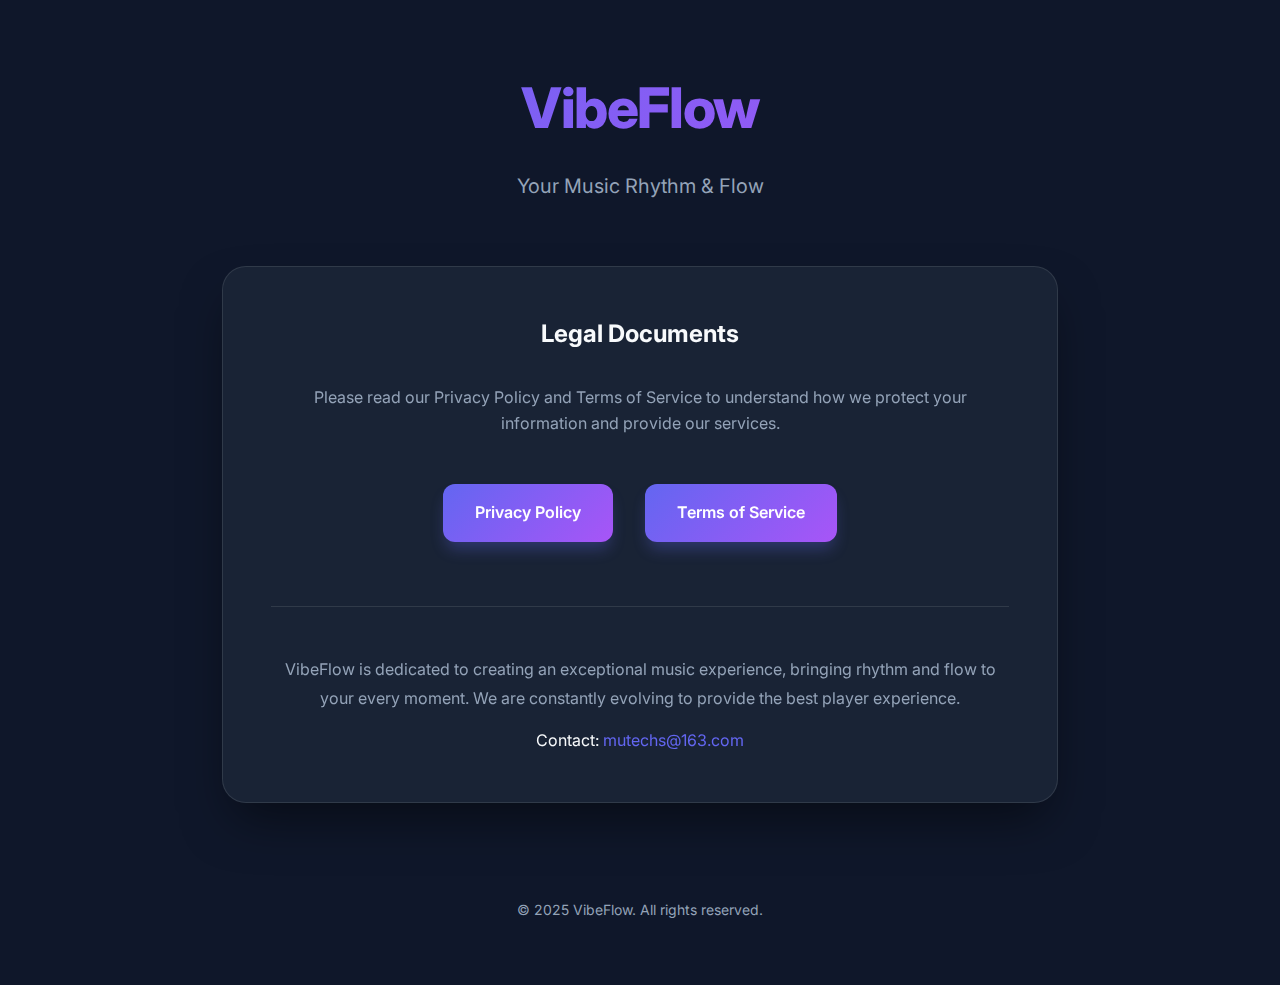
<file: index.html>
<!DOCTYPE html>
<html lang="en">

<head>
    <meta charset="UTF-8">
    <meta name="viewport" content="width=device-width, initial-scale=1.0">
    <title>VibeFlow - Legal Documents</title>
    <meta name="description" content="Privacy Policy and Terms of Service for VibeFlow app.">
    <link rel="stylesheet" href="style.css">
    <link rel="preconnect" href="https://fonts.googleapis.com">
    <link rel="preconnect" href="https://fonts.gstatic.com" crossorigin>
    <link href="https://fonts.googleapis.com/css2?family=Inter:wght@400;600;800&display=swap" rel="stylesheet">
</head>

<body>
    <div class="container">
        <header>
            <h1>VibeFlow</h1>
            <p class="subtitle">Your Music Rhythm & Flow</p>
        </header>

        <main class="content-card">
            <div style="text-align: center;">
                <h2 style="margin-bottom: 2rem;">Legal Documents</h2>

                <p style="margin-bottom: 3rem; color: var(--text-secondary);">Please read our Privacy Policy and Terms
                    of Service to understand how we protect your information and provide our services.</p>

                <div class="nav-links">
                    <a href="privacy.html" class="btn btn-primary">Privacy Policy</a>
                    <a href="terms.html" class="btn btn-primary">Terms of Service</a>
                </div>

                <div style="margin-top: 4rem; padding-top: 3rem; border-top: 1px solid var(--glass-border);">
                    <p style="margin-bottom: 1rem; color: var(--text-secondary); line-height: 1.8;">
                        VibeFlow is dedicated to creating an exceptional music experience, bringing rhythm and flow to your every moment. We are constantly evolving to provide the best player experience.
                    </p>
                    <p style="color: var(--text-primary);">
                        Contact: <a href="mailto:mutechs@163.com" style="color: var(--primary-color); text-decoration: none;">mutechs@163.com</a>
                    </p>
                </div>
            </div>
        </main>

        <footer>
            <p>&copy; 2025 VibeFlow. All rights reserved.</p>
        </footer>
    </div>
</body>

</html>
</file>
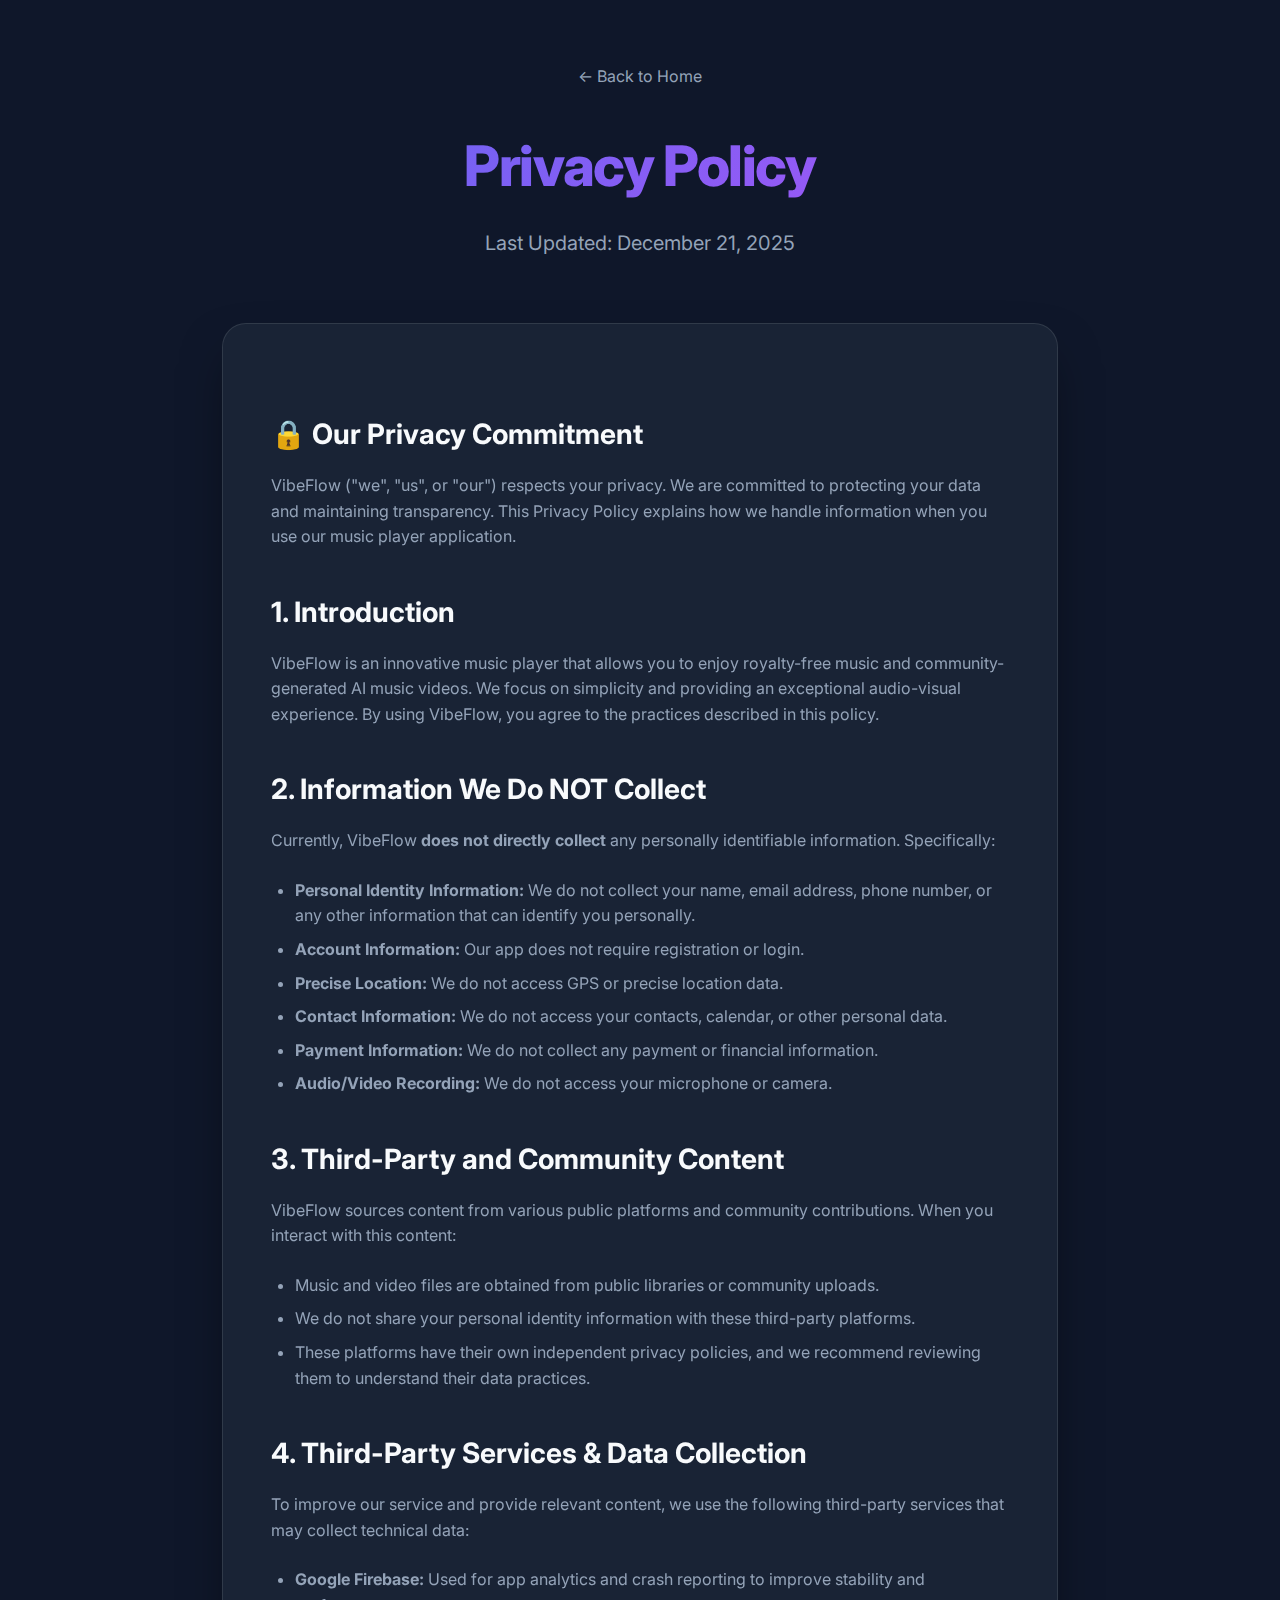
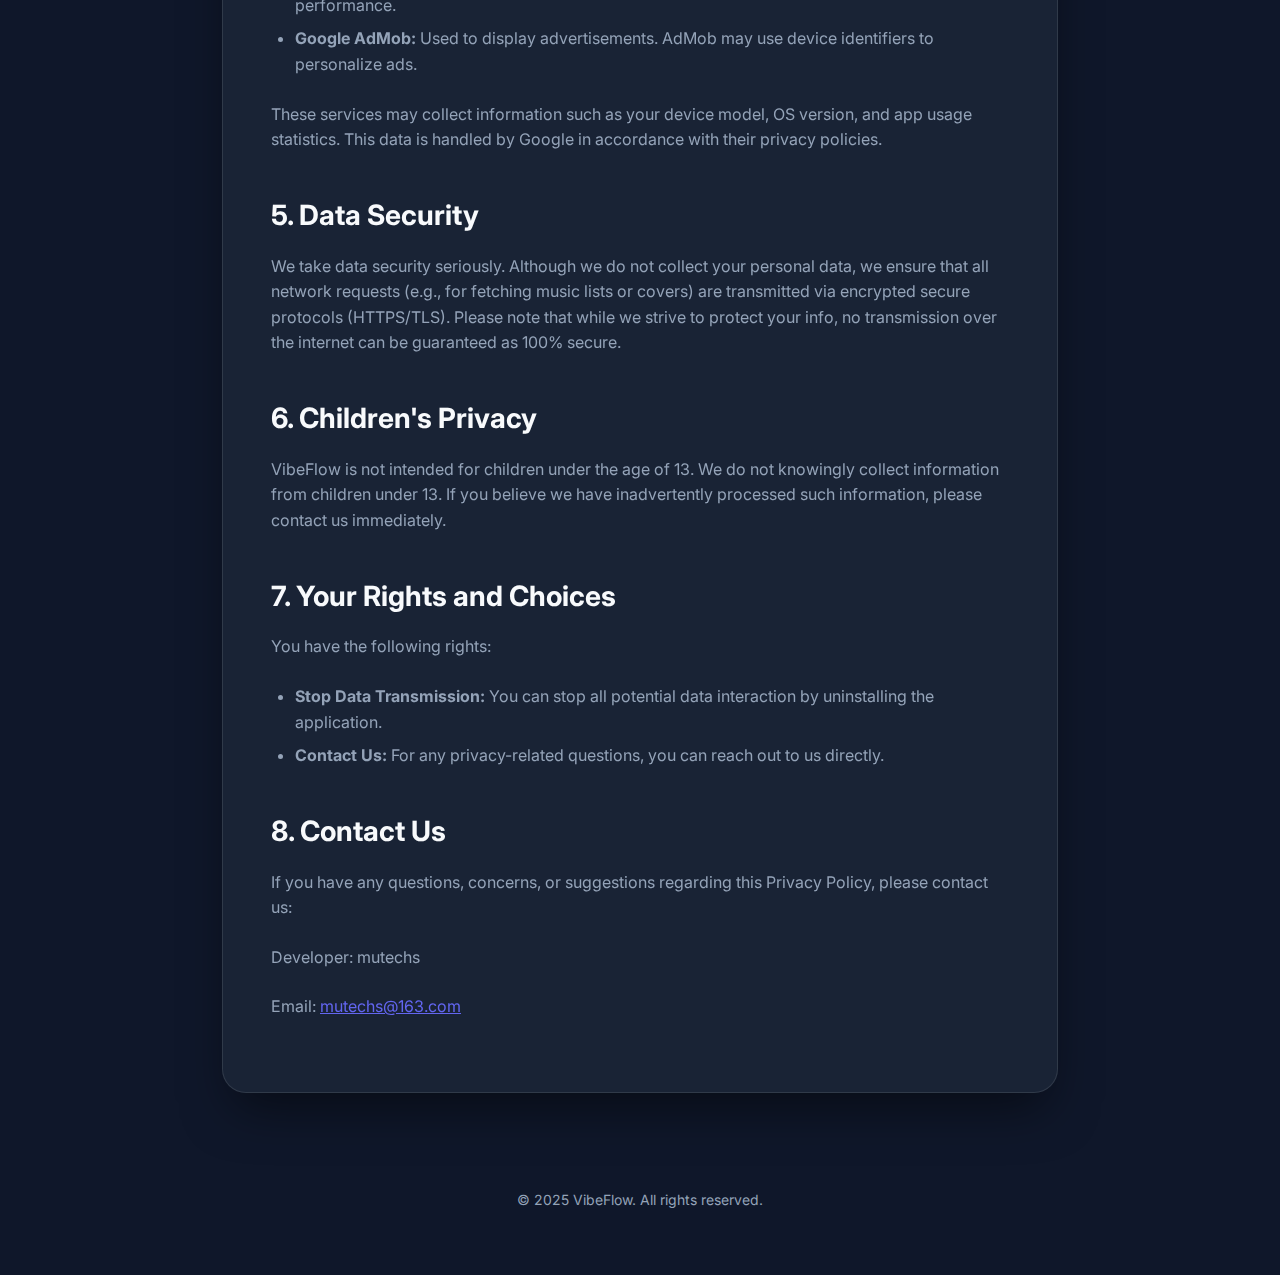
<file: privacy.html>
<!DOCTYPE html>
<html lang="en">

<head>
    <meta charset="UTF-8">
    <meta name="viewport" content="width=device-width, initial-scale=1.0">
    <title>Privacy Policy - VibeFlow</title>
    <link rel="stylesheet" href="style.css">
    <link rel="preconnect" href="https://fonts.googleapis.com">
    <link rel="preconnect" href="https://fonts.gstatic.com" crossorigin>
    <link href="https://fonts.googleapis.com/css2?family=Inter:wght@400;600;800&display=swap" rel="stylesheet">
</head>

<body>
    <div class="container">
        <header>
            <a href="index.html"
                style="text-decoration: none; color: var(--text-secondary); margin-bottom: 2rem; display: inline-block;">←
                Back to Home</a>
            <h1>Privacy Policy</h1>
            <p class="subtitle">Last Updated: December 21, 2025</p>
        </header>

        <main class="content-card policy-content">
            <section>
                <h2>🔒 Our Privacy Commitment</h2>
                <p>VibeFlow ("we", "us", or "our") respects your privacy. We are committed to protecting your data and
                    maintaining transparency. This Privacy Policy explains how we handle information when you use our
                    music player application.</p>
            </section>

            <section>
                <h2>1. Introduction</h2>
                <p>VibeFlow is an innovative music player that allows you to enjoy royalty-free music and
                    community-generated AI music videos. We focus on simplicity and providing an exceptional audio-visual
                    experience. By using VibeFlow, you agree to the practices described in this policy.</p>
            </section>

            <section>
                <h2>2. Information We Do NOT Collect</h2>
                <p>Currently, VibeFlow <strong>does not directly collect</strong> any personally identifiable
                    information. Specifically:</p>
                <ul>
                    <li><strong>Personal Identity Information:</strong> We do not collect your name, email address,
                        phone number, or any other information that can identify you personally.</li>
                    <li><strong>Account Information:</strong> Our app does not require registration or login.</li>
                    <li><strong>Precise Location:</strong> We do not access GPS or precise location data.</li>
                    <li><strong>Contact Information:</strong> We do not access your contacts, calendar, or other
                        personal data.</li>
                    <li><strong>Payment Information:</strong> We do not collect any payment or financial information.
                    </li>
                    <li><strong>Audio/Video Recording:</strong> We do not access your microphone or camera.</li>
                </ul>
            </section>

            <section>
                <h2>3. Third-Party and Community Content</h2>
                <p>VibeFlow sources content from various public platforms and community contributions. When you interact
                    with this content:</p>
                <ul>
                    <li>Music and video files are obtained from public libraries or community uploads.</li>
                    <li>We do not share your personal identity information with these third-party platforms.</li>
                    <li>These platforms have their own independent privacy policies, and we recommend reviewing them to
                        understand their data practices.</li>
                </ul>
            </section>

            <section>
                <h2>4. Third-Party Services & Data Collection</h2>
                <p>To improve our service and provide relevant content, we use the following third-party services that may
                    collect technical data:</p>
                <ul>
                    <li><strong>Google Firebase:</strong> Used for app analytics and crash reporting to improve stability and
                        performance.</li>
                    <li><strong>Google AdMob:</strong> Used to display advertisements. AdMob may use device identifiers to
                        personalize ads.</li>
                </ul>
                <p>These services may collect information such as your device model, OS version, and app usage statistics.
                    This data is handled by Google in accordance with their privacy policies.</p>
            </section>

            <section>
                <h2>5. Data Security</h2>
                <p>We take data security seriously. Although we do not collect your personal data, we ensure that all
                    network requests (e.g., for fetching music lists or covers) are transmitted via encrypted secure
                    protocols (HTTPS/TLS). Please note that while we strive to protect your info, no transmission over
                    the internet can be guaranteed as 100% secure.</p>
            </section>

            <section>
                <h2>6. Children's Privacy</h2>
                <p>VibeFlow is not intended for children under the age of 13. We do not knowingly collect information
                    from children under 13. If you believe we have inadvertently processed such information, please
                    contact us immediately.</p>
            </section>

            <section>
                <h2>7. Your Rights and Choices</h2>
                <p>You have the following rights:</p>
                <ul>
                    <li><strong>Stop Data Transmission:</strong> You can stop all potential data interaction by
                        uninstalling the application.</li>
                    <li><strong>Contact Us:</strong> For any privacy-related questions, you can reach out to us
                        directly.</li>
                </ul>
            </section>

            <section>
                <h2>8. Contact Us</h2>
                <p>If you have any questions, concerns, or suggestions regarding this Privacy Policy, please contact us:
                </p>
                <p>Developer: mutechs</p>
                <p>Email: <a href="mailto:mutechs@163.com" style="color: var(--primary-color);">mutechs@163.com</a></p>
            </section>
        </main>

        <footer>
            <p>&copy; 2025 VibeFlow. All rights reserved.</p>
        </footer>
    </div>
</body>

</html>
</file>
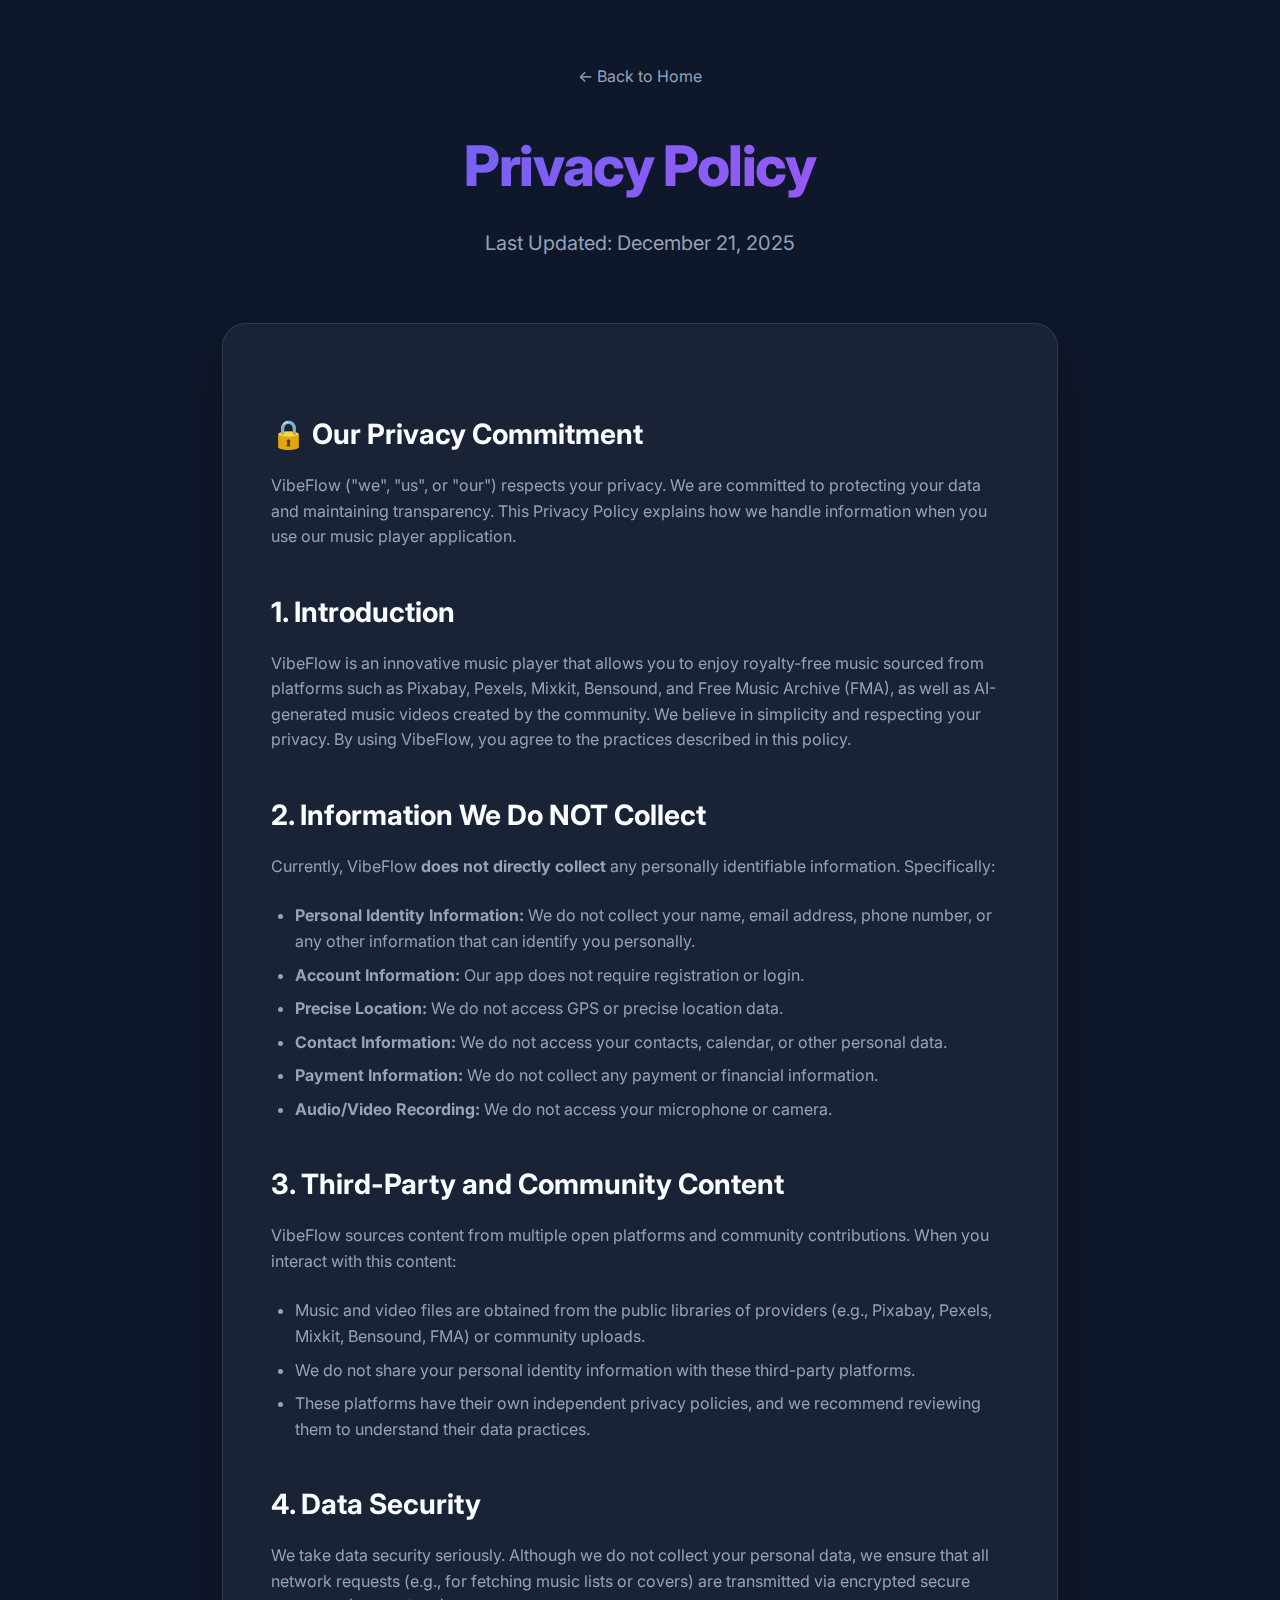
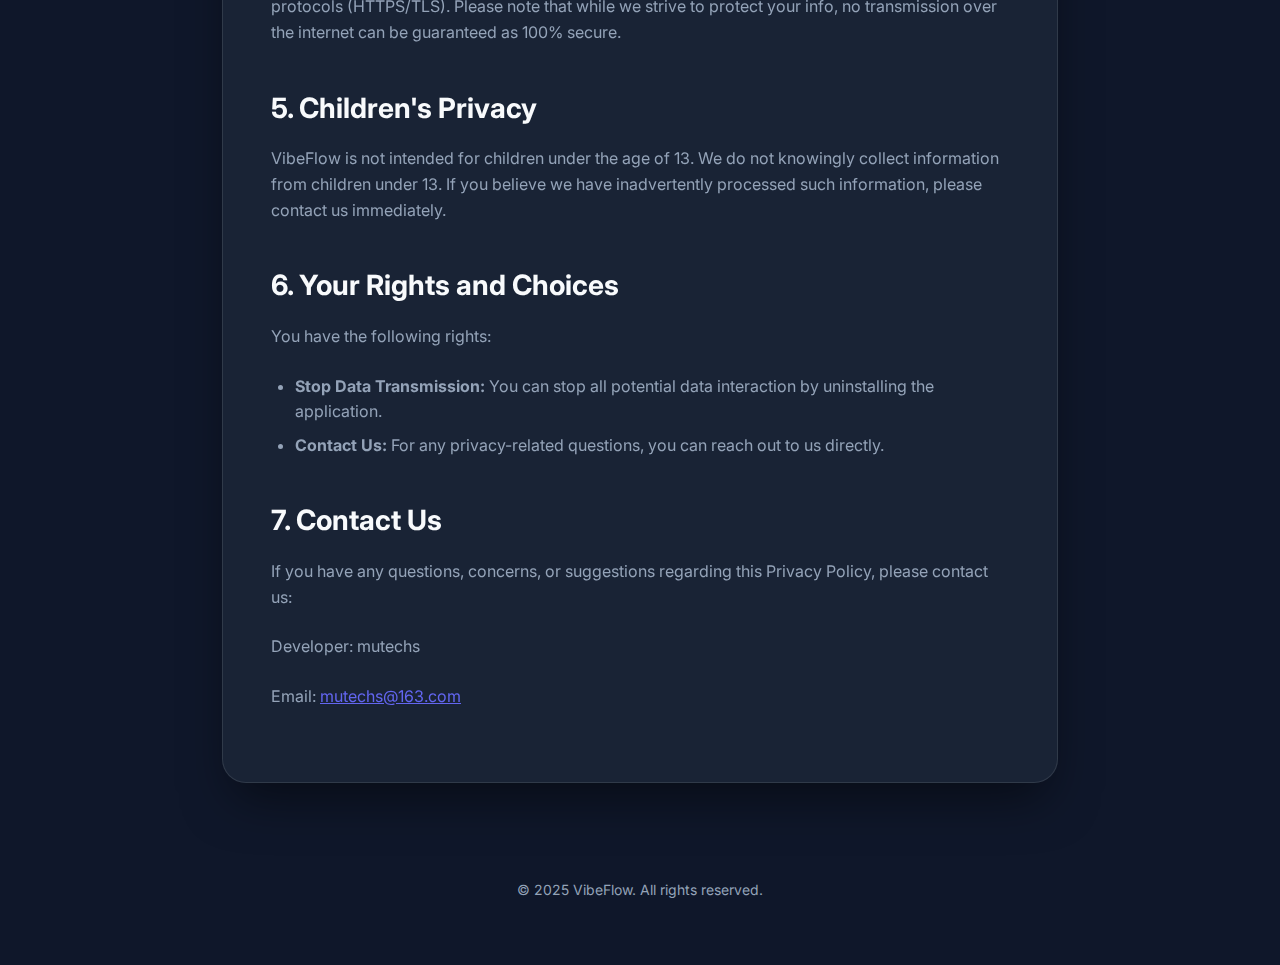
<file: privacy_en.html>
<!DOCTYPE html>
<html lang="en">

<head>
    <meta charset="UTF-8">
    <meta name="viewport" content="width=device-width, initial-scale=1.0">
    <title>Privacy Policy - VibeFlow</title>
    <link rel="stylesheet" href="style.css">
    <link rel="preconnect" href="https://fonts.googleapis.com">
    <link rel="preconnect" href="https://fonts.gstatic.com" crossorigin>
    <link href="https://fonts.googleapis.com/css2?family=Inter:wght@400;600;800&display=swap" rel="stylesheet">
</head>

<body>
    <div class="container">
        <header>
            <a href="index.html"
                style="text-decoration: none; color: var(--text-secondary); margin-bottom: 2rem; display: inline-block;">←
                Back to Home</a>
            <h1>Privacy Policy</h1>
            <p class="subtitle">Last Updated: December 21, 2025</p>
        </header>

        <main class="content-card policy-content">
            <section>
                <h2>🔒 Our Privacy Commitment</h2>
                <p>VibeFlow ("we", "us", or "our") respects your privacy. We are committed to protecting your data and
                    maintaining transparency. This Privacy Policy explains how we handle information when you use our
                    music player application.</p>
            </section>

            <section>
                <h2>1. Introduction</h2>
                <p>VibeFlow is an innovative music player that allows you to enjoy royalty-free music sourced from
                    platforms such as Pixabay, Pexels, Mixkit, Bensound, and Free Music Archive (FMA), as well as
                    AI-generated music videos created by the community. We believe in simplicity and respecting your
                    privacy. By using VibeFlow, you agree to the practices described in this policy.</p>
            </section>

            <section>
                <h2>2. Information We Do NOT Collect</h2>
                <p>Currently, VibeFlow <strong>does not directly collect</strong> any personally identifiable
                    information. Specifically:</p>
                <ul>
                    <li><strong>Personal Identity Information:</strong> We do not collect your name, email address,
                        phone number, or any other information that can identify you personally.</li>
                    <li><strong>Account Information:</strong> Our app does not require registration or login.</li>
                    <li><strong>Precise Location:</strong> We do not access GPS or precise location data.</li>
                    <li><strong>Contact Information:</strong> We do not access your contacts, calendar, or other
                        personal data.</li>
                    <li><strong>Payment Information:</strong> We do not collect any payment or financial information.
                    </li>
                    <li><strong>Audio/Video Recording:</strong> We do not access your microphone or camera.</li>
                </ul>
            </section>

            <section>
                <h2>3. Third-Party and Community Content</h2>
                <p>VibeFlow sources content from multiple open platforms and community contributions. When you interact
                    with this content:</p>
                <ul>
                    <li>Music and video files are obtained from the public libraries of providers (e.g., Pixabay,
                        Pexels, Mixkit, Bensound, FMA) or community uploads.</li>
                    <li>We do not share your personal identity information with these third-party platforms.</li>
                    <li>These platforms have their own independent privacy policies, and we recommend reviewing them to
                        understand their data practices.</li>
                </ul>
            </section>

            <section>
                <h2>4. Data Security</h2>
                <p>We take data security seriously. Although we do not collect your personal data, we ensure that all
                    network requests (e.g., for fetching music lists or covers) are transmitted via encrypted secure
                    protocols (HTTPS/TLS). Please note that while we strive to protect your info, no transmission over
                    the internet can be guaranteed as 100% secure.</p>
            </section>

            <section>
                <h2>5. Children's Privacy</h2>
                <p>VibeFlow is not intended for children under the age of 13. We do not knowingly collect information
                    from children under 13. If you believe we have inadvertently processed such information, please
                    contact us immediately.</p>
            </section>

            <section>
                <h2>6. Your Rights and Choices</h2>
                <p>You have the following rights:</p>
                <ul>
                    <li><strong>Stop Data Transmission:</strong> You can stop all potential data interaction by
                        uninstalling the application.</li>
                    <li><strong>Contact Us:</strong> For any privacy-related questions, you can reach out to us
                        directly.</li>
                </ul>
            </section>

            <section>
                <h2>7. Contact Us</h2>
                <p>If you have any questions, concerns, or suggestions regarding this Privacy Policy, please contact us:
                </p>
                <p>Developer: mutechs</p>
                <p>Email: <a href="mailto:mutechs@163.com" style="color: var(--primary-color);">mutechs@163.com</a></p>
            </section>
        </main>

        <footer>
            <p>&copy; 2025 VibeFlow. All rights reserved.</p>
        </footer>
    </div>
</body>

</html>
</file>
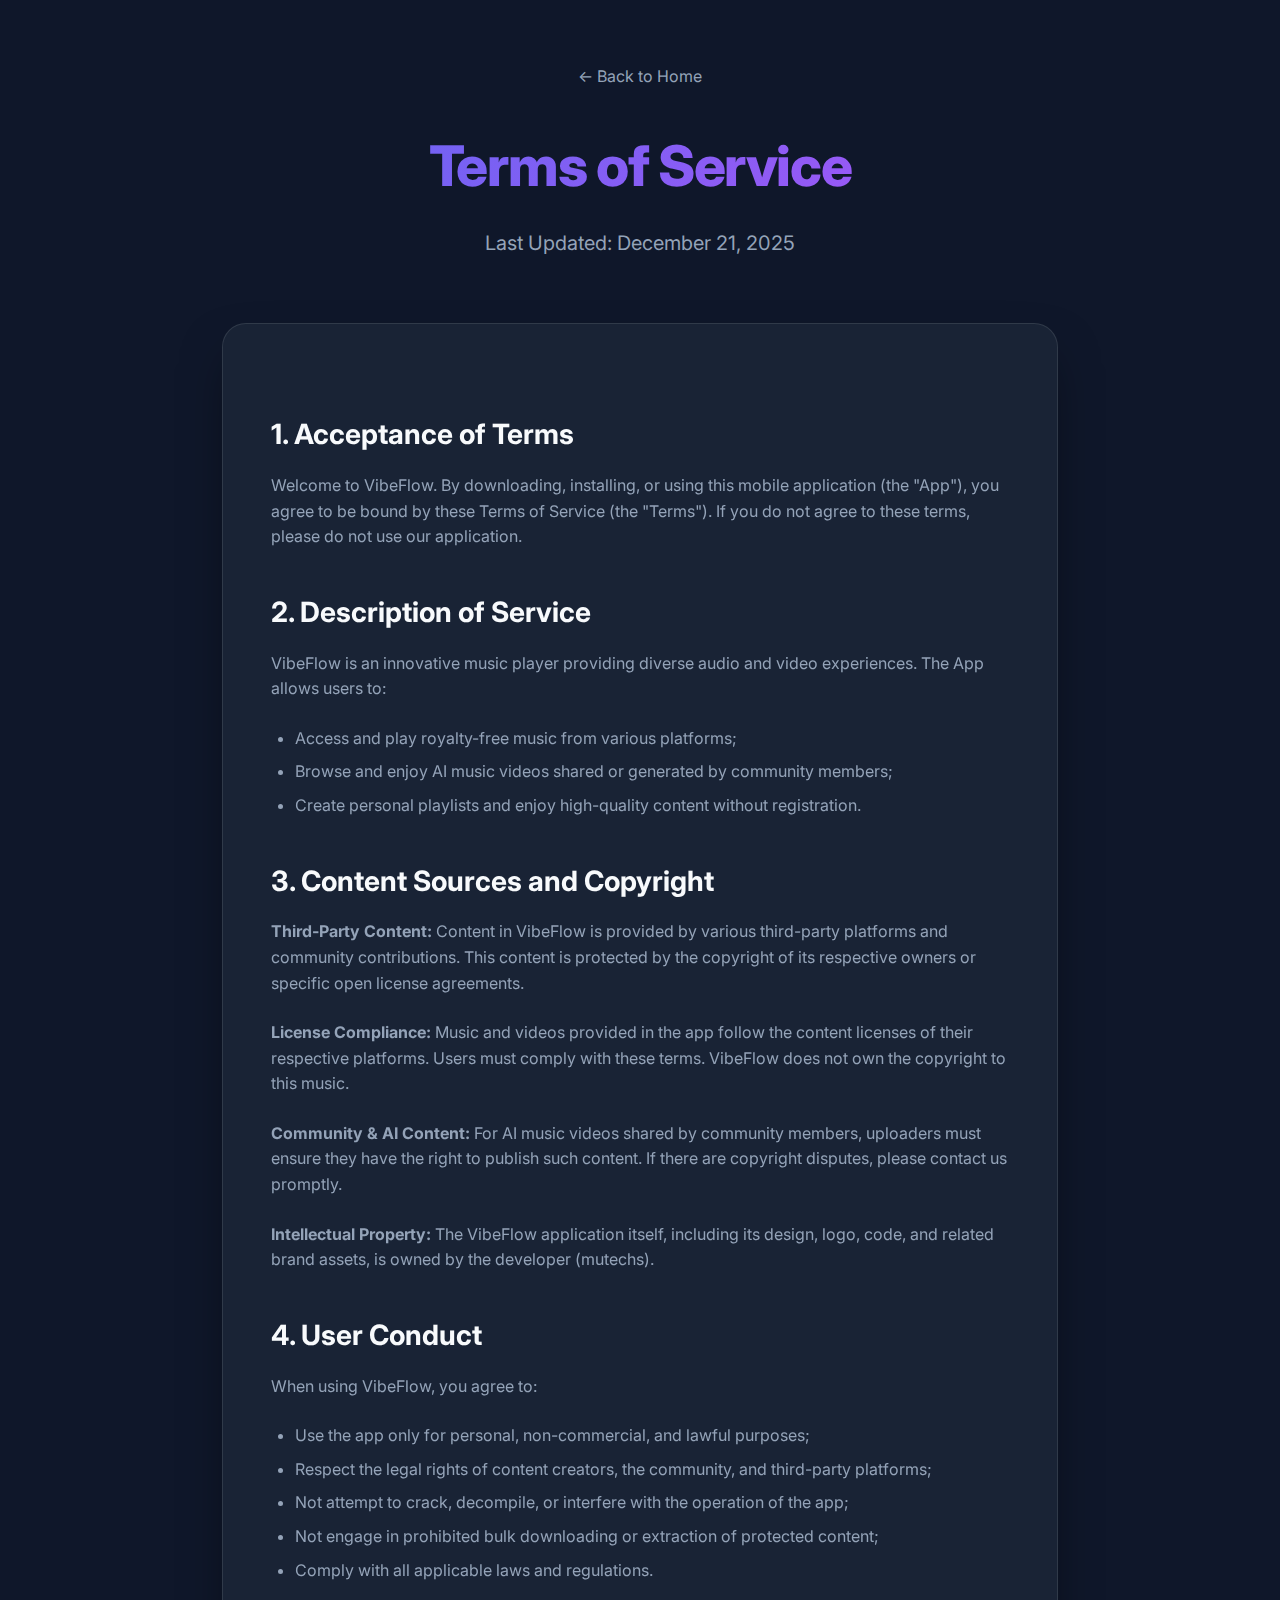
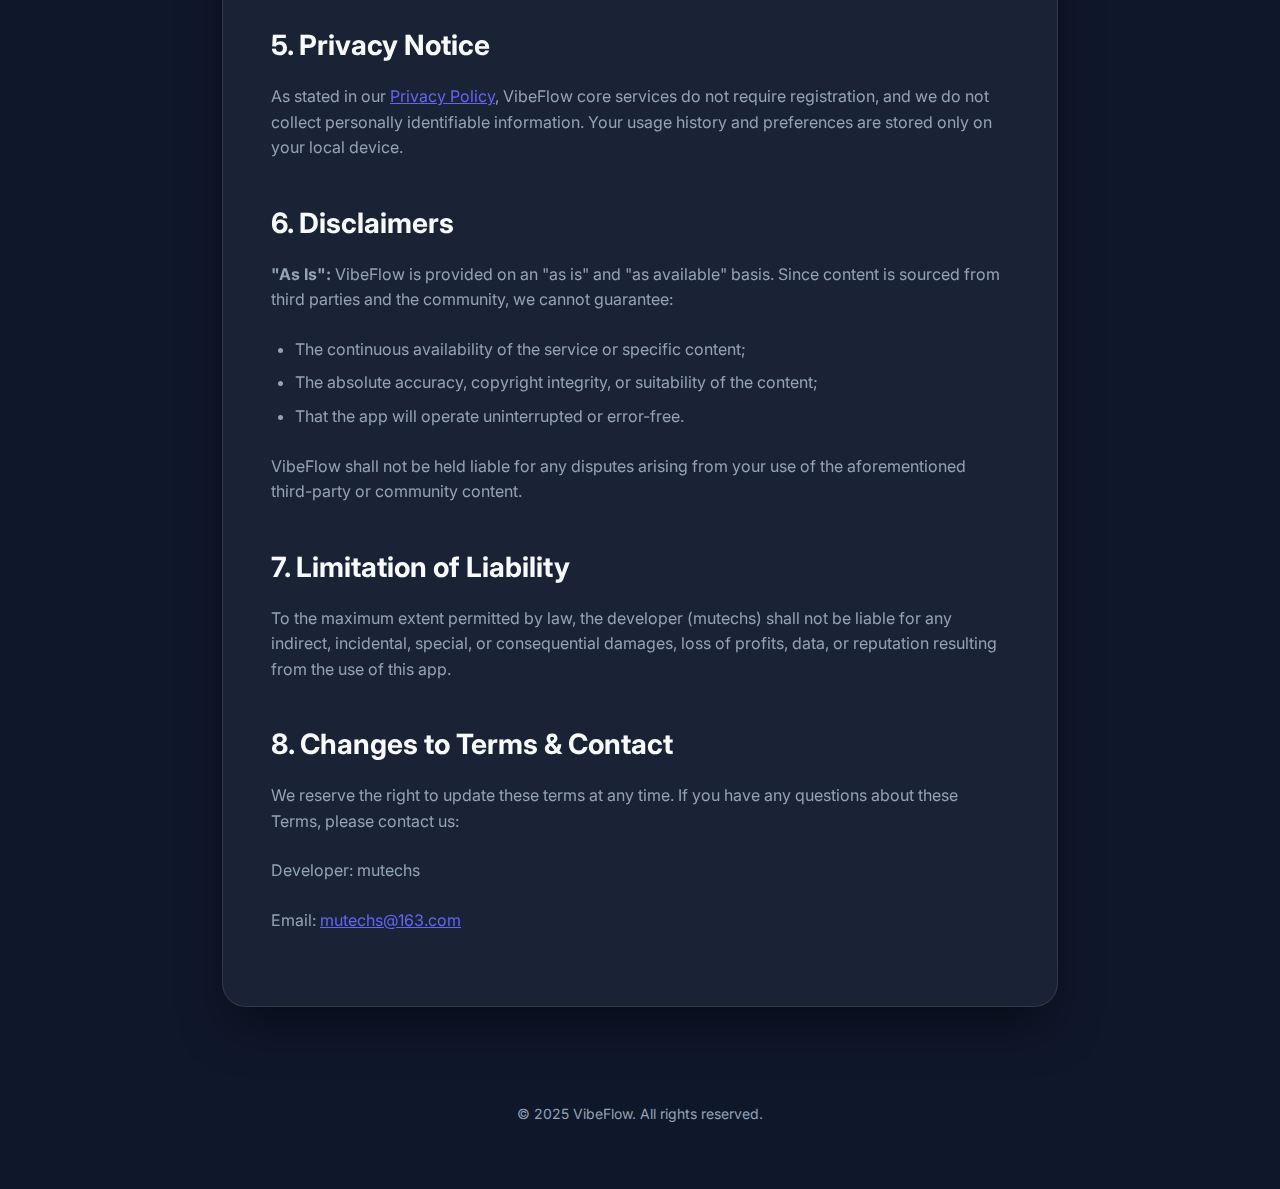
<file: terms.html>
<!DOCTYPE html>
<html lang="en">

<head>
    <meta charset="UTF-8">
    <meta name="viewport" content="width=device-width, initial-scale=1.0">
    <title>Terms of Service - VibeFlow</title>
    <link rel="stylesheet" href="style.css">
    <link rel="preconnect" href="https://fonts.googleapis.com">
    <link rel="preconnect" href="https://fonts.gstatic.com" crossorigin>
    <link href="https://fonts.googleapis.com/css2?family=Inter:wght@400;600;800&display=swap" rel="stylesheet">
</head>

<body>
    <div class="container">
        <header>
            <a href="index.html"
                style="text-decoration: none; color: var(--text-secondary); margin-bottom: 2rem; display: inline-block;">←
                Back to Home</a>
            <h1>Terms of Service</h1>
            <p class="subtitle">Last Updated: December 21, 2025</p>
        </header>

        <main class="content-card policy-content">
            <section>
                <h2>1. Acceptance of Terms</h2>
                <p>Welcome to VibeFlow. By downloading, installing, or using this mobile application (the "App"), you
                    agree to be bound by these Terms of Service (the "Terms"). If you do not agree to these terms,
                    please do not use our application.</p>
            </section>

            <section>
                <h2>2. Description of Service</h2>
                <p>VibeFlow is an innovative music player providing diverse audio and video experiences. The App allows
                    users to:</p>
                <ul>
                    <li>Access and play royalty-free music from various platforms;</li>
                    <li>Browse and enjoy AI music videos shared or generated by community members;</li>
                    <li>Create personal playlists and enjoy high-quality content without registration.</li>
                </ul>
            </section>

            <section>
                <h2>3. Content Sources and Copyright</h2>
                <p><strong>Third-Party Content:</strong> Content in VibeFlow is provided by various third-party
                    platforms and community contributions. This content is protected by the copyright of its respective
                    owners or specific open license agreements.</p>
                <p><strong>License Compliance:</strong> Music and videos provided in the app follow the content licenses
                    of their respective platforms. Users must comply with these terms. VibeFlow does not own the copyright
                    to this music.</p>
                <p><strong>Community & AI Content:</strong> For AI music videos shared by community members, uploaders
                    must ensure they have the right to publish such content. If there are copyright disputes, please
                    contact us promptly.</p>
                <p><strong>Intellectual Property:</strong> The VibeFlow application itself, including its design, logo,
                    code, and related brand assets, is owned by the developer (mutechs).</p>
            </section>

            <section>
                <h2>4. User Conduct</h2>
                <p>When using VibeFlow, you agree to:</p>
                <ul>
                    <li>Use the app only for personal, non-commercial, and lawful purposes;</li>
                    <li>Respect the legal rights of content creators, the community, and third-party platforms;</li>
                    <li>Not attempt to crack, decompile, or interfere with the operation of the app;</li>
                    <li>Not engage in prohibited bulk downloading or extraction of protected content;</li>
                    <li>Comply with all applicable laws and regulations.</li>
                </ul>
            </section>

            <section>
                <h2>5. Privacy Notice</h2>
                <p>As stated in our <a href="privacy_en.html" style="color: var(--primary-color);">Privacy Policy</a>,
                    VibeFlow core services do not require registration, and we do not collect personally identifiable
                    information. Your usage history and preferences are stored only on your local device.</p>
            </section>

            <section>
                <h2>6. Disclaimers</h2>
                <p><strong>"As Is":</strong> VibeFlow is provided on an "as is" and "as available" basis. Since content
                    is sourced from third parties and the community, we cannot guarantee:</p>
                <ul>
                    <li>The continuous availability of the service or specific content;</li>
                    <li>The absolute accuracy, copyright integrity, or suitability of the content;</li>
                    <li>That the app will operate uninterrupted or error-free.</li>
                </ul>
                <p>VibeFlow shall not be held liable for any disputes arising from your use of the aforementioned
                    third-party or community content.</p>
            </section>

            <section>
                <h2>7. Limitation of Liability</h2>
                <p>To the maximum extent permitted by law, the developer (mutechs) shall not be liable for any indirect,
                    incidental, special, or consequential damages, loss of profits, data, or reputation resulting from
                    the use of this app.</p>
            </section>

            <section>
                <h2>8. Changes to Terms & Contact</h2>
                <p>We reserve the right to update these terms at any time. If you have any questions about these Terms,
                    please contact us:</p>
                <p>Developer: mutechs</p>
                <p>Email: <a href="mailto:mutechs@163.com" style="color: var(--primary-color);">mutechs@163.com</a></p>
            </section>
        </main>

        <footer>
            <p>&copy; 2025 VibeFlow. All rights reserved.</p>
        </footer>
    </div>
</body>

</html>
</file>
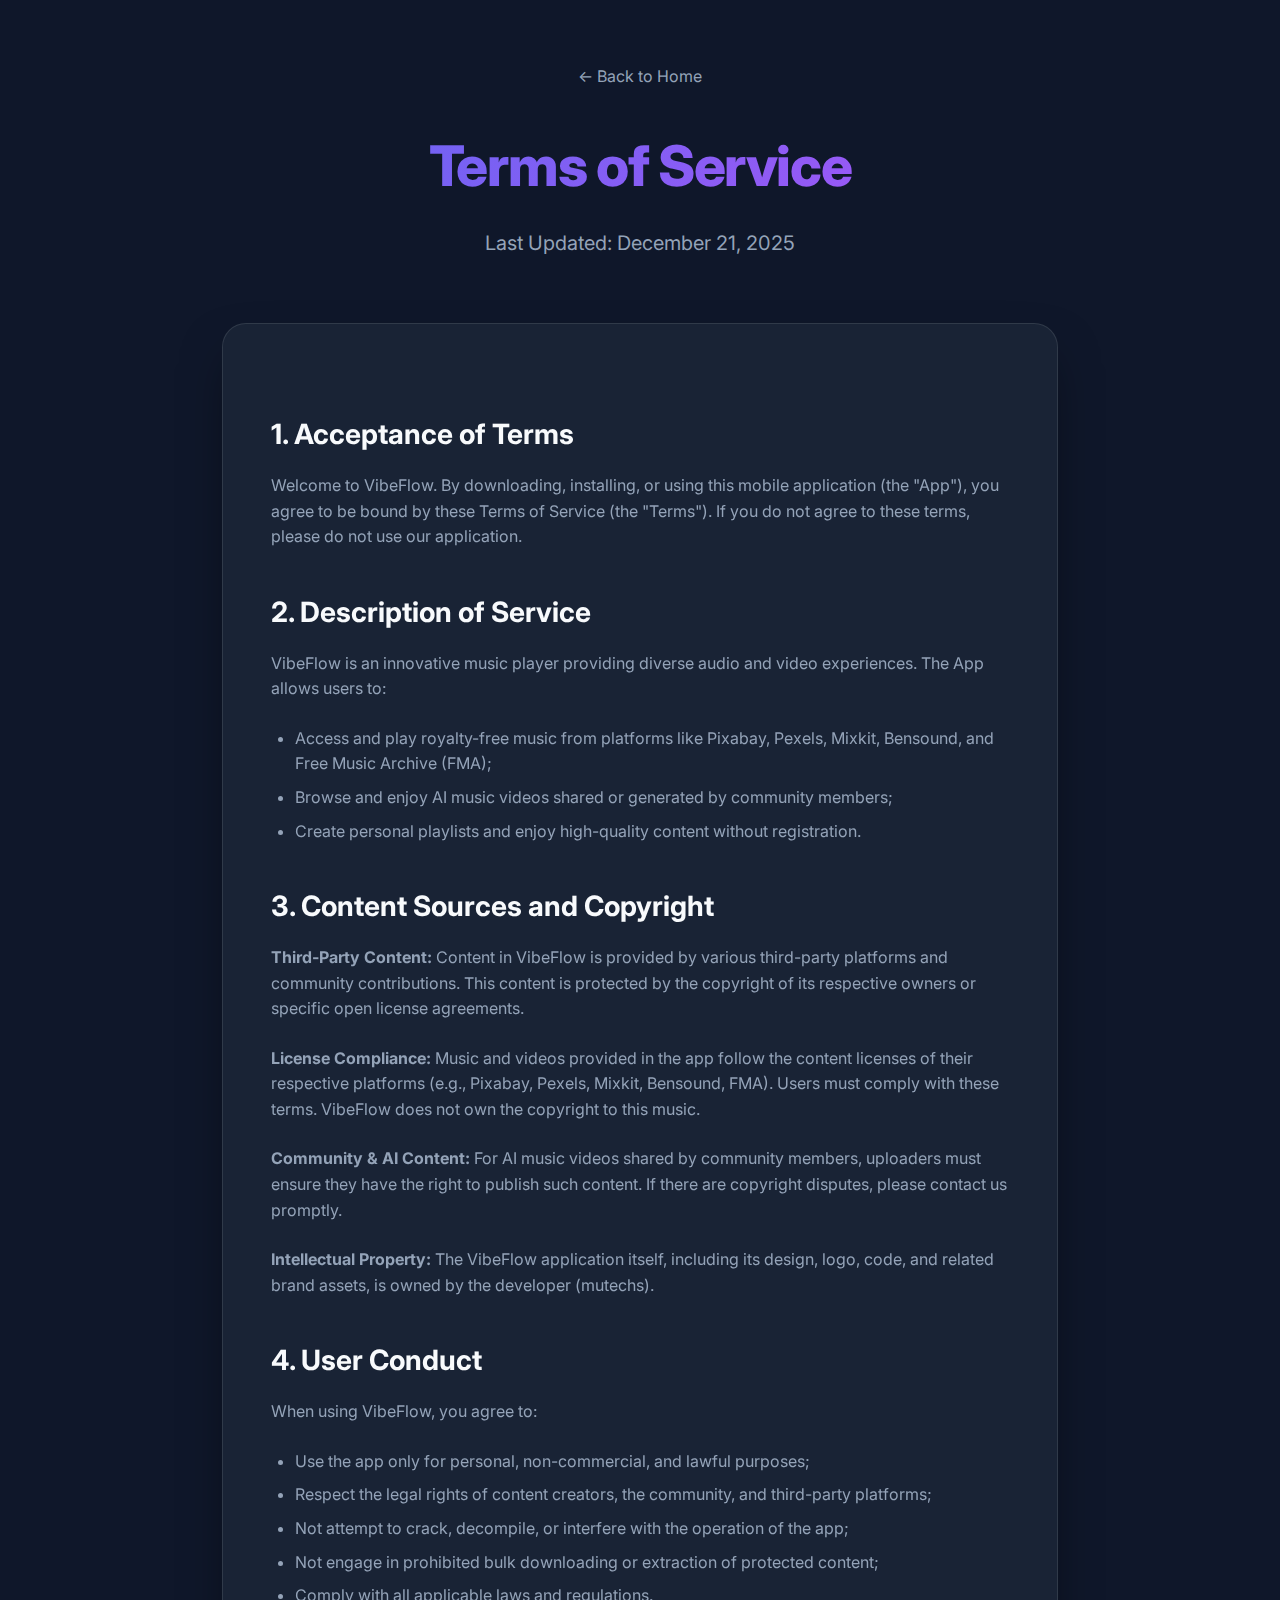
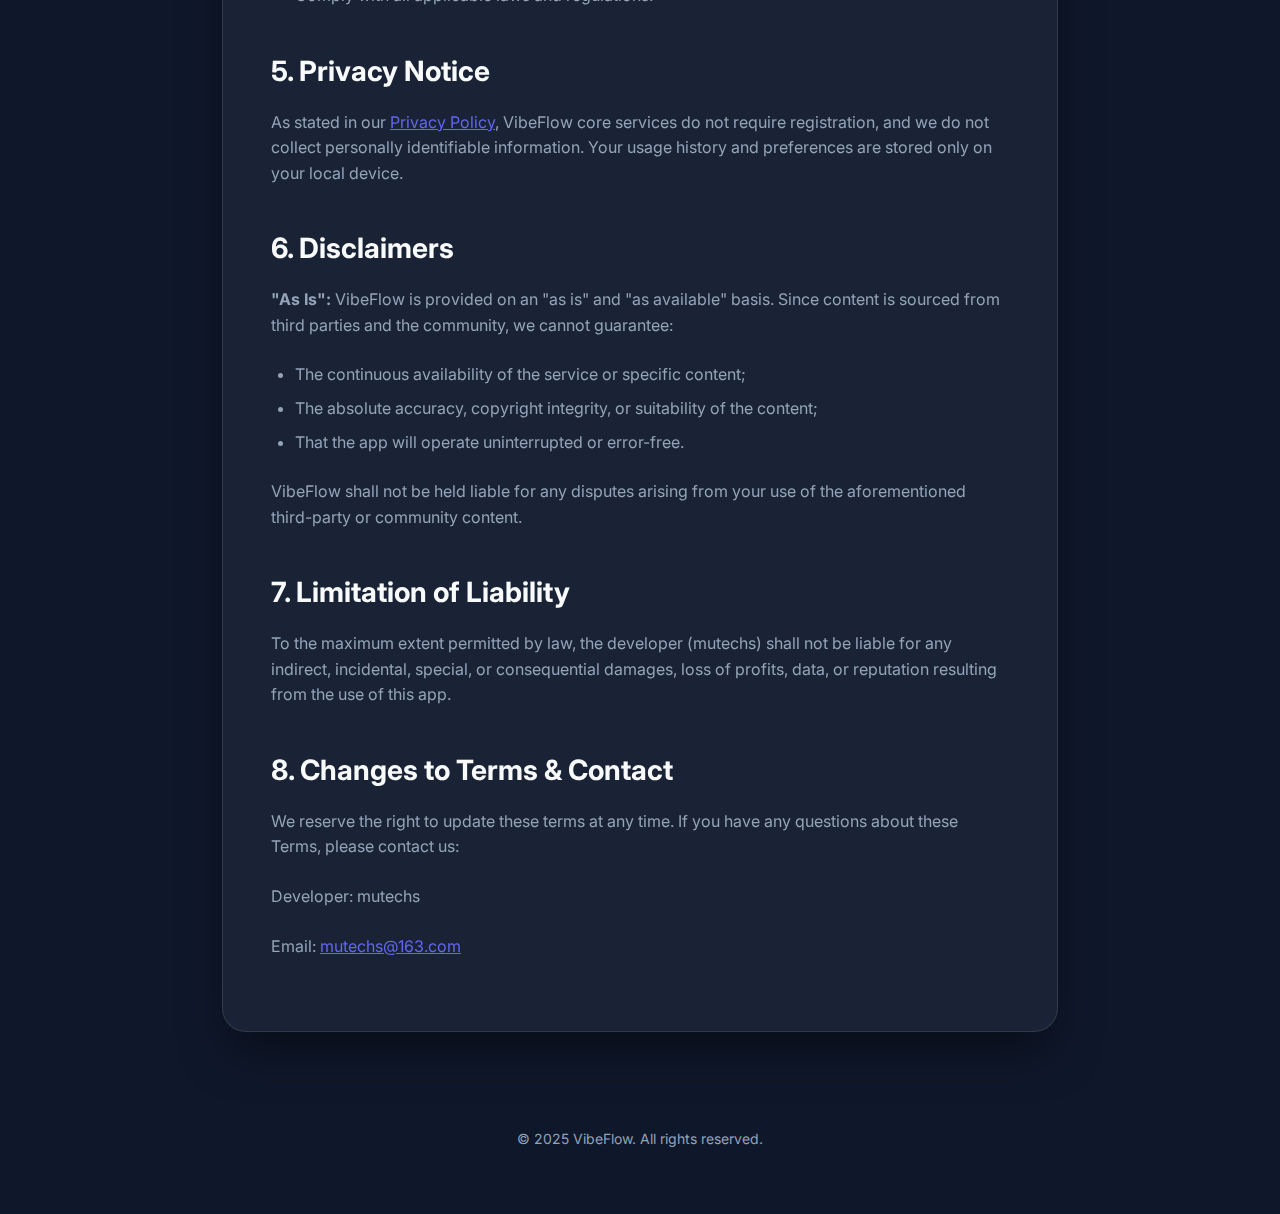
<file: terms_en.html>
<!DOCTYPE html>
<html lang="en">

<head>
    <meta charset="UTF-8">
    <meta name="viewport" content="width=device-width, initial-scale=1.0">
    <title>Terms of Service - VibeFlow</title>
    <link rel="stylesheet" href="style.css">
    <link rel="preconnect" href="https://fonts.googleapis.com">
    <link rel="preconnect" href="https://fonts.gstatic.com" crossorigin>
    <link href="https://fonts.googleapis.com/css2?family=Inter:wght@400;600;800&display=swap" rel="stylesheet">
</head>

<body>
    <div class="container">
        <header>
            <a href="index.html"
                style="text-decoration: none; color: var(--text-secondary); margin-bottom: 2rem; display: inline-block;">←
                Back to Home</a>
            <h1>Terms of Service</h1>
            <p class="subtitle">Last Updated: December 21, 2025</p>
        </header>

        <main class="content-card policy-content">
            <section>
                <h2>1. Acceptance of Terms</h2>
                <p>Welcome to VibeFlow. By downloading, installing, or using this mobile application (the "App"), you
                    agree to be bound by these Terms of Service (the "Terms"). If you do not agree to these terms,
                    please do not use our application.</p>
            </section>

            <section>
                <h2>2. Description of Service</h2>
                <p>VibeFlow is an innovative music player providing diverse audio and video experiences. The App allows
                    users to:</p>
                <ul>
                    <li>Access and play royalty-free music from platforms like Pixabay, Pexels, Mixkit, Bensound, and
                        Free Music Archive (FMA);</li>
                    <li>Browse and enjoy AI music videos shared or generated by community members;</li>
                    <li>Create personal playlists and enjoy high-quality content without registration.</li>
                </ul>
            </section>

            <section>
                <h2>3. Content Sources and Copyright</h2>
                <p><strong>Third-Party Content:</strong> Content in VibeFlow is provided by various third-party
                    platforms and community contributions. This content is protected by the copyright of its respective
                    owners or specific open license agreements.</p>
                <p><strong>License Compliance:</strong> Music and videos provided in the app follow the content licenses
                    of their respective platforms (e.g., Pixabay, Pexels, Mixkit, Bensound, FMA). Users must comply with
                    these terms. VibeFlow does not own the copyright to this music.</p>
                <p><strong>Community & AI Content:</strong> For AI music videos shared by community members, uploaders
                    must ensure they have the right to publish such content. If there are copyright disputes, please
                    contact us promptly.</p>
                <p><strong>Intellectual Property:</strong> The VibeFlow application itself, including its design, logo,
                    code, and related brand assets, is owned by the developer (mutechs).</p>
            </section>

            <section>
                <h2>4. User Conduct</h2>
                <p>When using VibeFlow, you agree to:</p>
                <ul>
                    <li>Use the app only for personal, non-commercial, and lawful purposes;</li>
                    <li>Respect the legal rights of content creators, the community, and third-party platforms;</li>
                    <li>Not attempt to crack, decompile, or interfere with the operation of the app;</li>
                    <li>Not engage in prohibited bulk downloading or extraction of protected content;</li>
                    <li>Comply with all applicable laws and regulations.</li>
                </ul>
            </section>

            <section>
                <h2>5. Privacy Notice</h2>
                <p>As stated in our <a href="privacy_en.html" style="color: var(--primary-color);">Privacy Policy</a>,
                    VibeFlow core services do not require registration, and we do not collect personally identifiable
                    information. Your usage history and preferences are stored only on your local device.</p>
            </section>

            <section>
                <h2>6. Disclaimers</h2>
                <p><strong>"As Is":</strong> VibeFlow is provided on an "as is" and "as available" basis. Since content
                    is sourced from third parties and the community, we cannot guarantee:</p>
                <ul>
                    <li>The continuous availability of the service or specific content;</li>
                    <li>The absolute accuracy, copyright integrity, or suitability of the content;</li>
                    <li>That the app will operate uninterrupted or error-free.</li>
                </ul>
                <p>VibeFlow shall not be held liable for any disputes arising from your use of the aforementioned
                    third-party or community content.</p>
            </section>

            <section>
                <h2>7. Limitation of Liability</h2>
                <p>To the maximum extent permitted by law, the developer (mutechs) shall not be liable for any indirect,
                    incidental, special, or consequential damages, loss of profits, data, or reputation resulting from
                    the use of this app.</p>
            </section>

            <section>
                <h2>8. Changes to Terms & Contact</h2>
                <p>We reserve the right to update these terms at any time. If you have any questions about these Terms,
                    please contact us:</p>
                <p>Developer: mutechs</p>
                <p>Email: <a href="mailto:mutechs@163.com" style="color: var(--primary-color);">mutechs@163.com</a></p>
            </section>
        </main>

        <footer>
            <p>&copy; 2025 VibeFlow. All rights reserved.</p>
        </footer>
    </div>
</body>

</html>
</file>
<file: style.css>
:root {
    --primary-color: #6366f1;
    --primary-hover: #4f46e5;
    --bg-color: #0f172a;
    --card-bg: #1e293b;
    --text-primary: #f8fafc;
    --text-secondary: #94a3b8;
    --accent-gradient: linear-gradient(135deg, #6366f1 0%, #a855f7 100%);
    --glass-bg: rgba(30, 41, 59, 0.7);
    --glass-border: rgba(255, 255, 255, 0.1);
}

* {
    margin: 0;
    padding: 0;
    box-sizing: border-box;
}

body {
    font-family: 'Inter', -apple-system, BlinkMacSystemFont, "Segoe UI", Roboto, sans-serif;
    background-color: var(--bg-color);
    color: var(--text-primary);
    line-height: 1.6;
    overflow-x: hidden;
}

.container {
    max-width: 900px;
    margin: 0 auto;
    padding: 4rem 2rem;
}

header {
    text-align: center;
    margin-bottom: 4rem;
    animation: fadeInDown 0.8s ease-out;
}

h1 {
    font-size: 3.5rem;
    font-weight: 800;
    background: var(--accent-gradient);
    -webkit-background-clip: text;
    -webkit-text-fill-color: transparent;
    margin-bottom: 1rem;
    letter-spacing: -0.025em;
}

.subtitle {
    font-size: 1.25rem;
    color: var(--text-secondary);
}

.content-card {
    background: var(--glass-bg);
    backdrop-filter: blur(12px);
    border: 1px solid var(--glass-border);
    border-radius: 24px;
    padding: 3rem;
    box-shadow: 0 25px 50px -12px rgba(0, 0, 0, 0.5);
    transition: transform 0.3s ease;
}

.content-card:hover {
    transform: translateY(-5px);
}

.nav-links {
    display: flex;
    gap: 2rem;
    justify-content: center;
    margin-top: 3rem;
}

.btn {
    display: inline-block;
    padding: 1rem 2rem;
    border-radius: 12px;
    text-decoration: none;
    font-weight: 600;
    transition: all 0.3s cubic-bezier(0.4, 0, 0.2, 1);
}

.btn-primary {
    background: var(--accent-gradient);
    color: white;
    box-shadow: 0 10px 15px -3px rgba(99, 102, 241, 0.3);
}

.btn-primary:hover {
    transform: scale(1.05);
    box-shadow: 0 20px 25px -5px rgba(99, 102, 241, 0.4);
}

.policy-content h2 {
    margin: 2.5rem 0 1rem;
    color: var(--text-primary);
    font-size: 1.75rem;
}

.policy-content p {
    margin-bottom: 1.5rem;
    color: var(--text-secondary);
}

.policy-content ul {
    margin-bottom: 1.5rem;
    padding-left: 1.5rem;
    color: var(--text-secondary);
}

.policy-content li {
    margin-bottom: 0.5rem;
}

footer {
    text-align: center;
    margin-top: 6rem;
    color: var(--text-secondary);
    font-size: 0.875rem;
}

@keyframes fadeInDown {
    from {
        opacity: 0;
        transform: translateY(-20px);
    }
    to {
        opacity: 1;
        transform: translateY(0);
    }
}

@media (max-width: 640px) {
    h1 { font-size: 2.5rem; }
    .content-card { padding: 1.5rem; }
}
</file>
